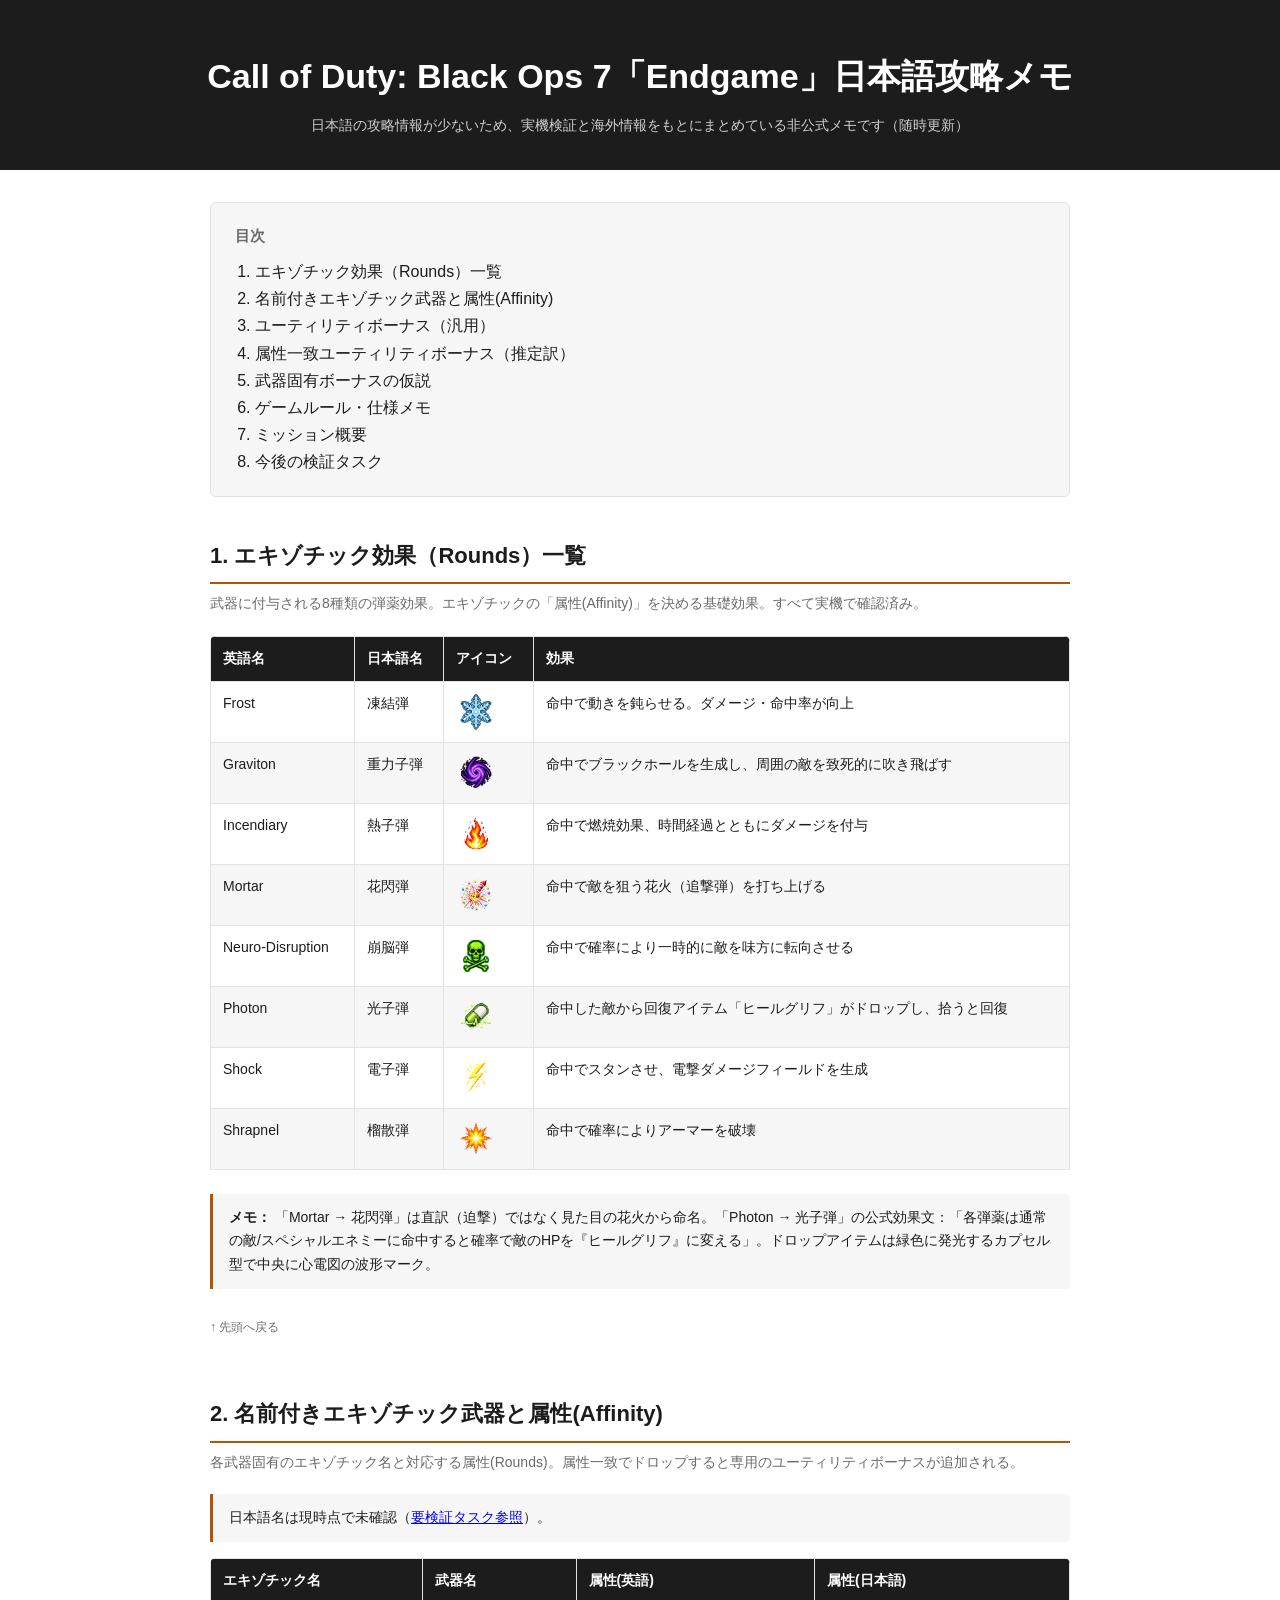
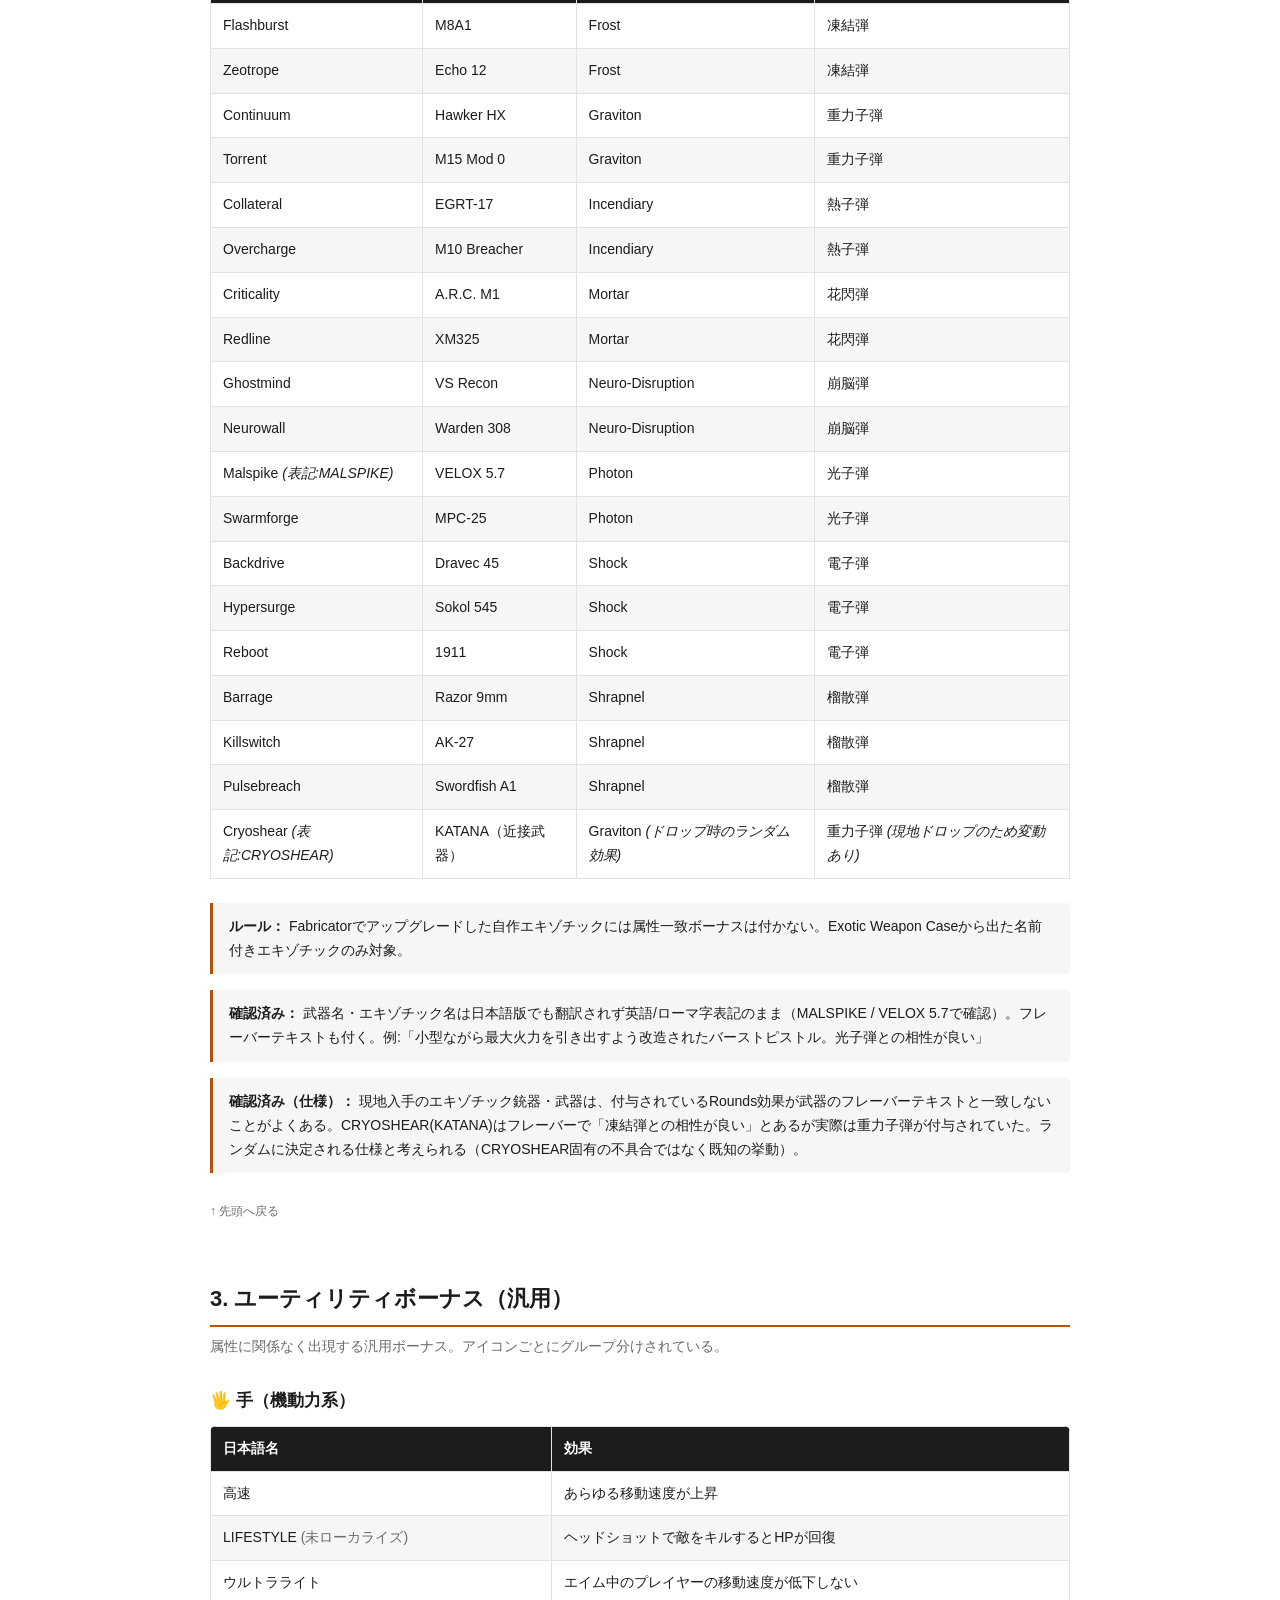
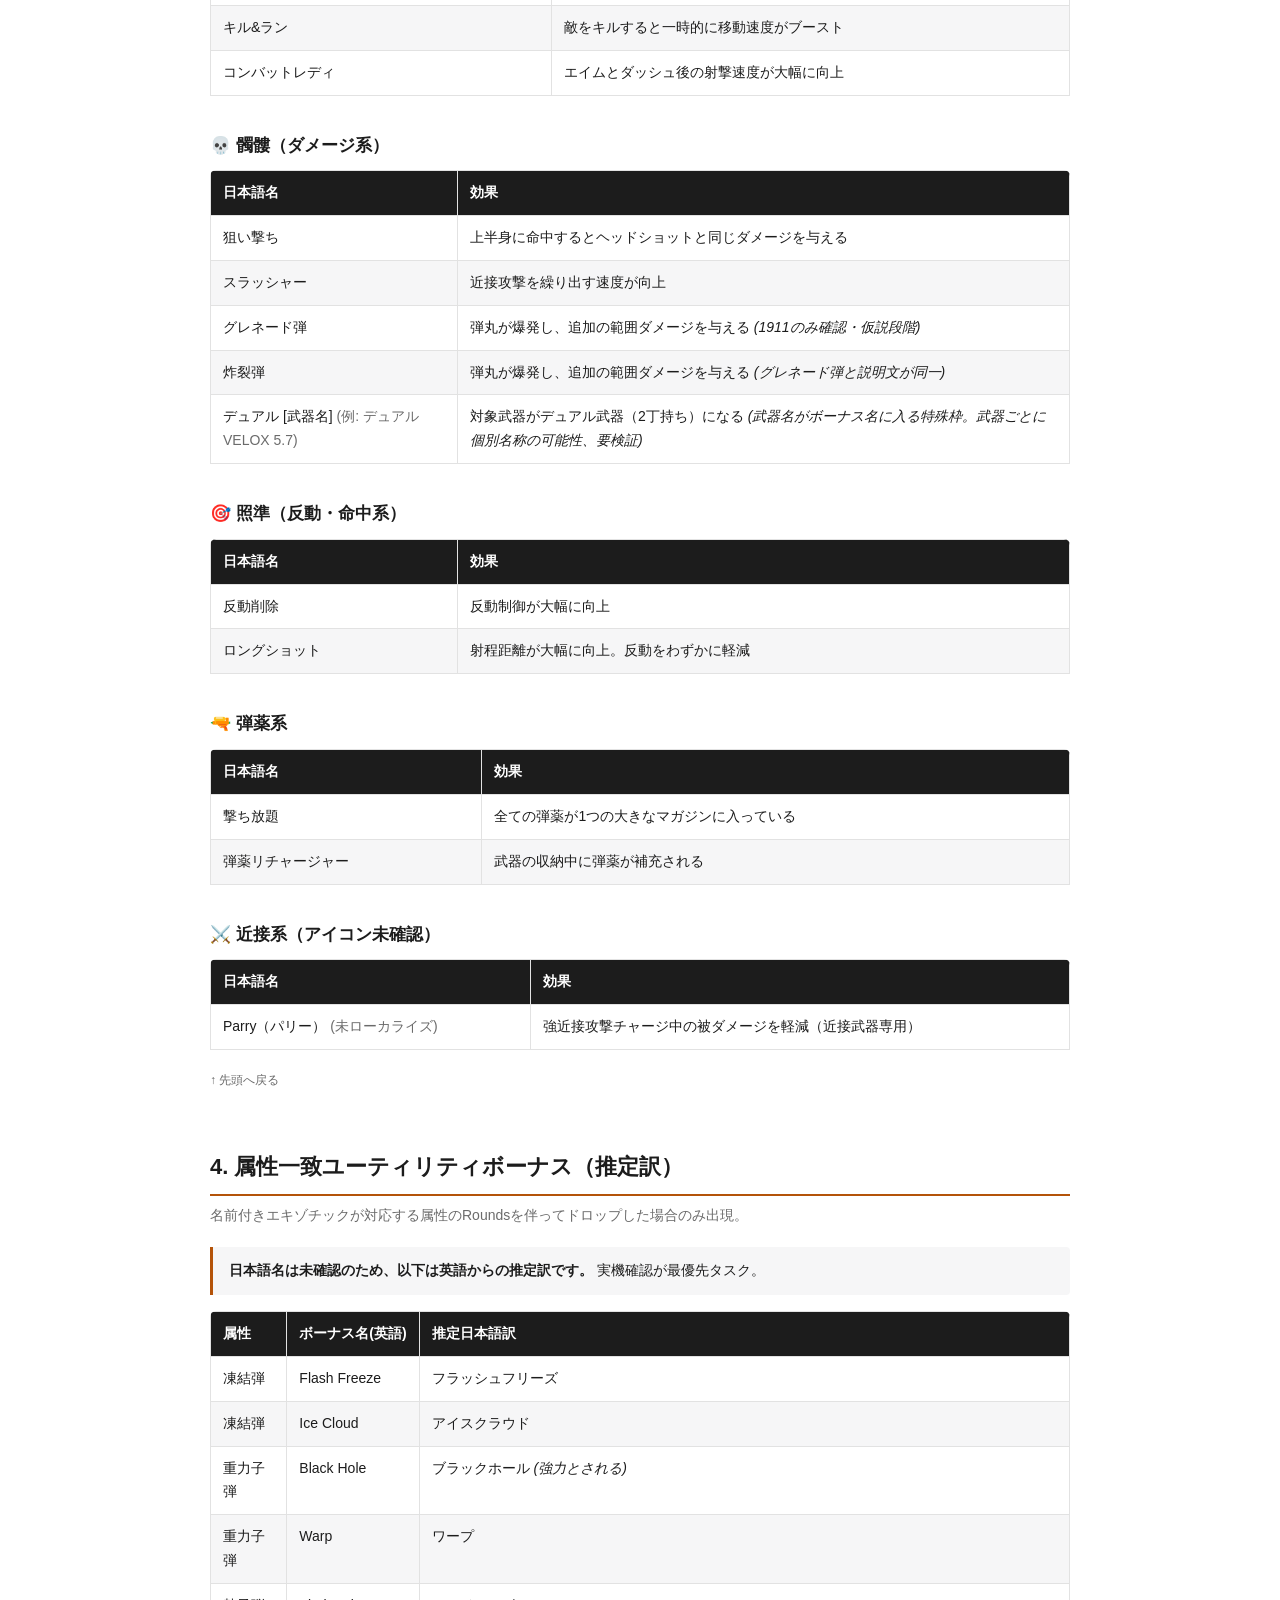
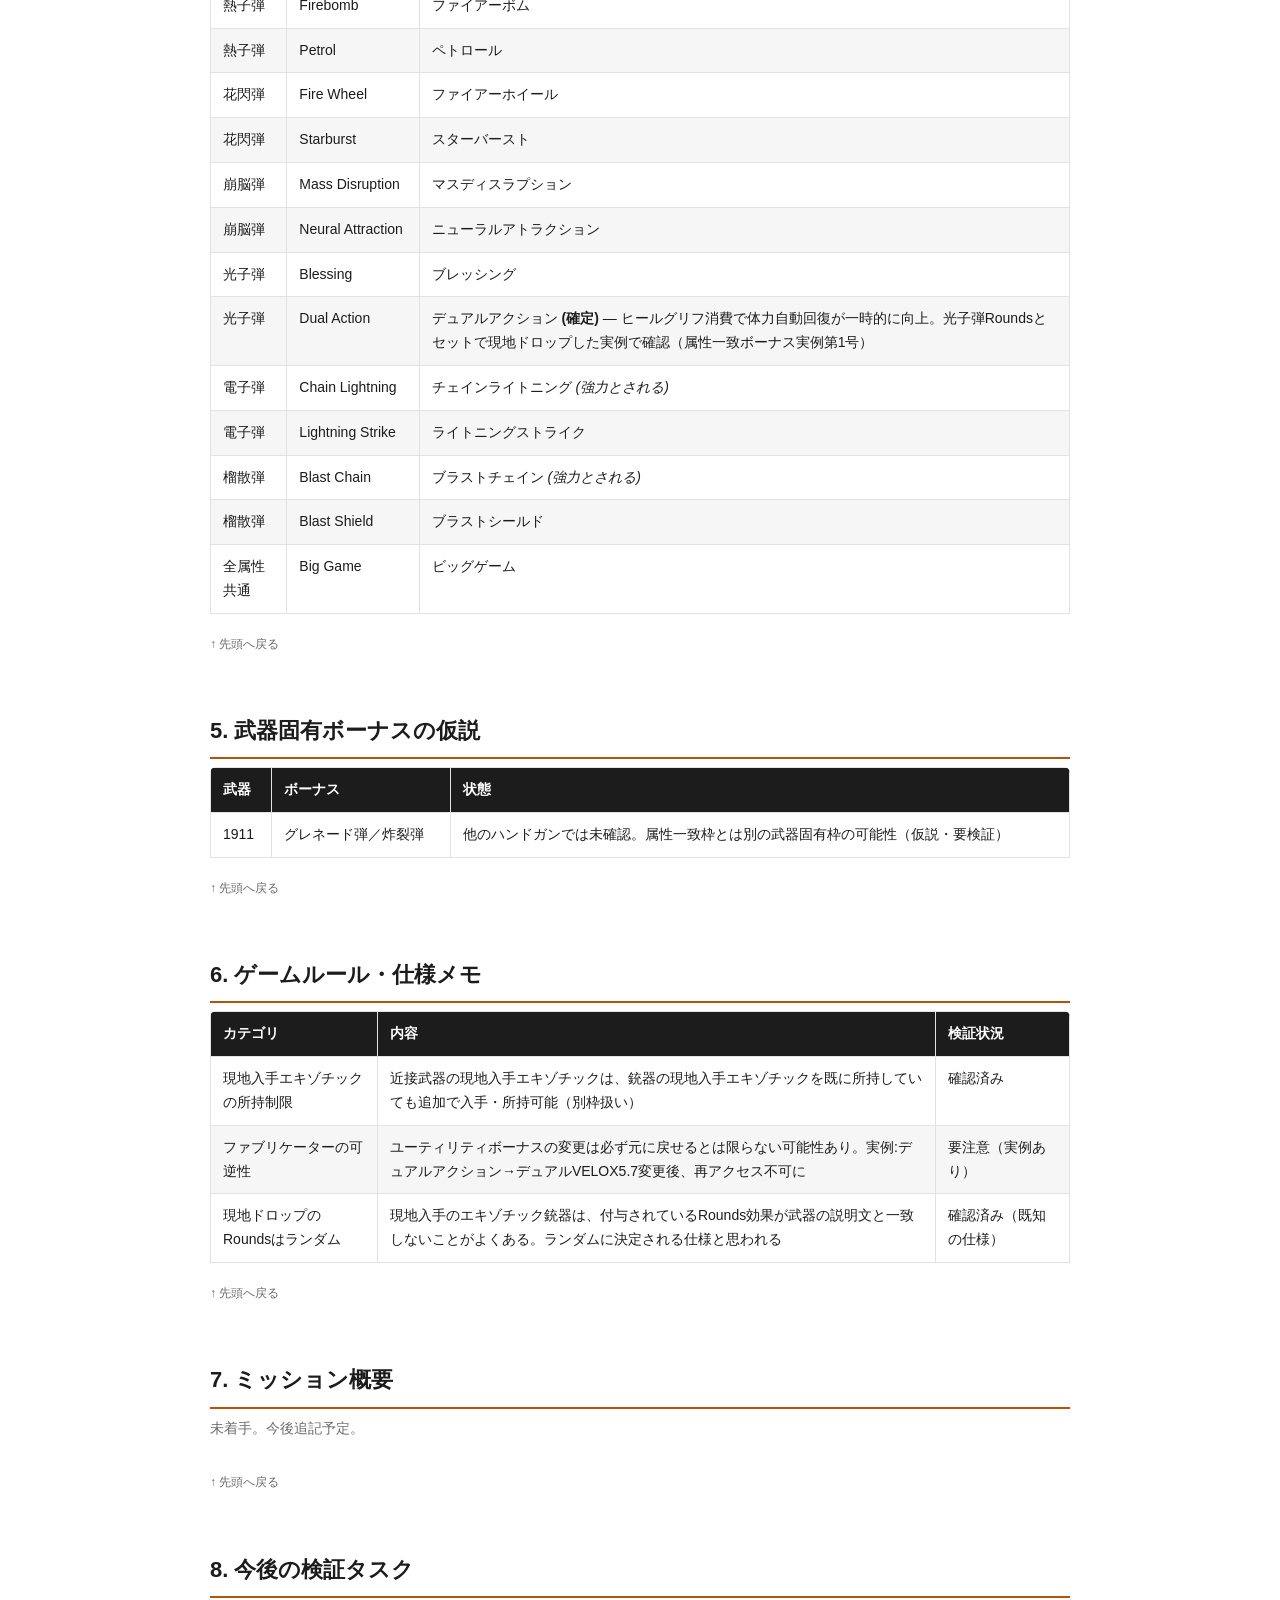
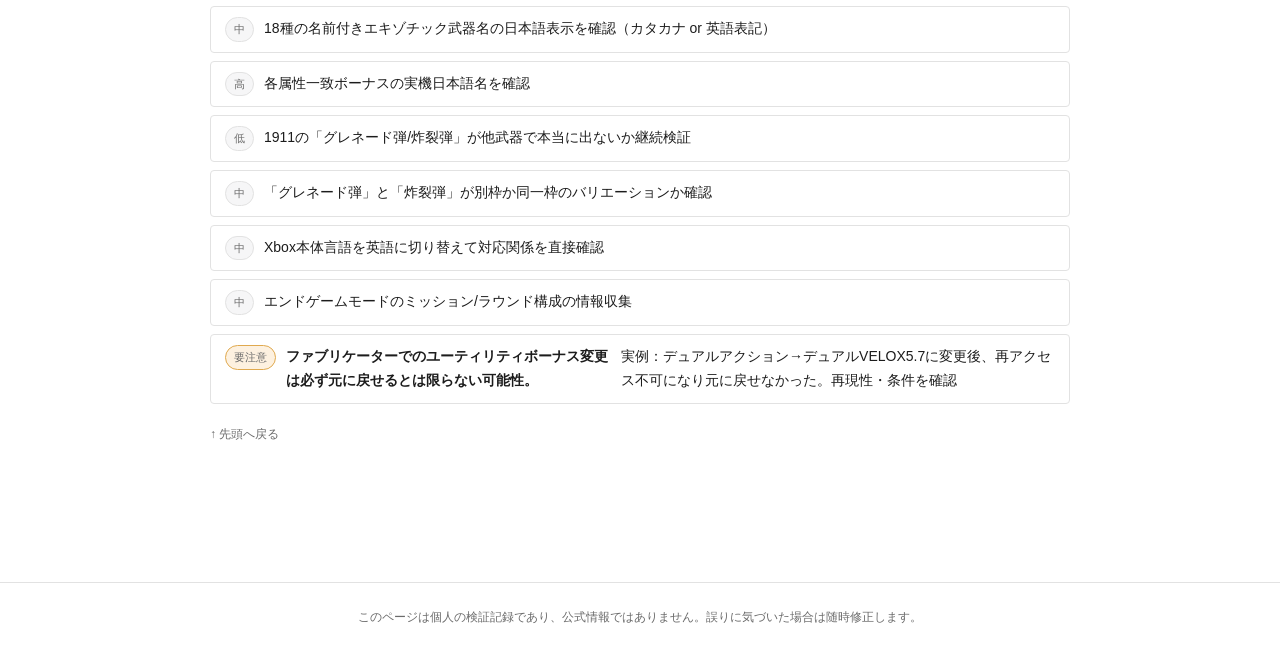
<file: index_3.html>
<!DOCTYPE html>
<html lang="ja">
<head>
<meta charset="UTF-8">
<meta name="viewport" content="width=device-width, initial-scale=1.0">
<title>BO7 Endgame 日本語攻略メモ</title>
<style>
  /* ============================================
     色・フォントはここで一括管理しています。
     デザインを変えたい時はまずこの :root の中身を
     書き換えるだけでサイト全体の見た目が変わります。
     ============================================ */
  :root {
    --color-bg: #ffffff;
    --color-bg-soft: #f6f6f7;
    --color-text: #1c1c1c;
    --color-text-muted: #6b6b6b;
    --color-border: #e2e2e2;
    --color-accent: #b45309;      /* 見出しやリンクのアクセント色 */
    --color-header-bg: #1c1c1c;   /* テーブルの見出し行の背景色 */
    --color-header-text: #ffffff;
    --color-status-ok: #eaf4ea;
    --color-status-todo: #fdf1e0;
    --font-body: "Hiragino Kaku Gothic ProN", "Yu Gothic", "Meiryo", sans-serif;
    --font-heading: var(--font-body);
    --max-width: 900px;
  }

  * { box-sizing: border-box; }

  body {
    margin: 0;
    background: var(--color-bg);
    color: var(--color-text);
    font-family: var(--font-body);
    line-height: 1.7;
    font-size: 16px;
  }

  header.page-header {
    background: var(--color-header-bg);
    color: var(--color-header-text);
    padding: 48px 24px 32px;
    text-align: center;
  }

  header.page-header h1 {
    margin: 0 0 8px;
    font-size: clamp(24px, 5vw, 34px);
    font-family: var(--font-heading);
  }

  header.page-header p {
    margin: 0;
    color: #cfcfcf;
    font-size: 14px;
  }

  .container {
    max-width: var(--max-width);
    margin: 0 auto;
    padding: 32px 20px 80px;
  }

  nav.toc {
    background: var(--color-bg-soft);
    border: 1px solid var(--color-border);
    border-radius: 6px;
    padding: 20px 24px;
    margin-bottom: 40px;
  }

  nav.toc h2 {
    font-size: 15px;
    margin: 0 0 10px;
    color: var(--color-text-muted);
  }

  nav.toc ol {
    margin: 0;
    padding-left: 20px;
  }

  nav.toc a {
    color: var(--color-text);
    text-decoration: none;
  }

  nav.toc a:hover {
    color: var(--color-accent);
    text-decoration: underline;
  }

  section {
    margin-bottom: 56px;
    scroll-margin-top: 20px;
  }

  section h2 {
    font-size: 22px;
    border-bottom: 2px solid var(--color-accent);
    padding-bottom: 8px;
    margin-bottom: 8px;
  }

  section h3 {
    font-size: 17px;
    margin: 28px 0 10px;
    color: var(--color-text);
  }

  .lead {
    color: var(--color-text-muted);
    font-size: 14px;
    margin-top: 0;
    margin-bottom: 20px;
  }

  .note {
    background: var(--color-bg-soft);
    border-left: 3px solid var(--color-accent);
    padding: 12px 16px;
    font-size: 14px;
    margin: 16px 0;
    border-radius: 0 4px 4px 0;
  }

  table {
    width: 100%;
    border-collapse: collapse;
    font-size: 14px;
    margin-bottom: 8px;
  }

  caption {
    text-align: left;
    font-size: 13px;
    color: var(--color-text-muted);
    margin-bottom: 6px;
  }

  th, td {
    border: 1px solid var(--color-border);
    padding: 10px 12px;
    text-align: left;
    vertical-align: top;
  }

  th {
    background: var(--color-header-bg);
    color: var(--color-header-text);
    font-weight: 600;
    white-space: nowrap;
  }

  tr:nth-child(even) td {
    background: var(--color-bg-soft);
  }

  .status-ok {
    background: var(--color-status-ok) !important;
  }

  .status-todo {
    background: var(--color-status-todo) !important;
  }

  .table-scroll {
    overflow-x: auto;
    border-radius: 6px;
  }

  .effect-icon {
    display: block;
    width: 40px;
    height: 40px;
    object-fit: contain;
  }

  ul.todo-list {
    list-style: none;
    padding: 0;
    margin: 0;
  }

  ul.todo-list li {
    padding: 10px 14px;
    border: 1px solid var(--color-border);
    border-radius: 4px;
    margin-bottom: 8px;
    font-size: 14px;
    display: flex;
    gap: 10px;
    align-items: flex-start;
  }

  ul.todo-list li .badge {
    flex-shrink: 0;
    font-size: 11px;
    padding: 2px 8px;
    border-radius: 999px;
    background: var(--color-bg-soft);
    border: 1px solid var(--color-border);
    color: var(--color-text-muted);
  }

  footer {
    text-align: center;
    font-size: 12px;
    color: var(--color-text-muted);
    padding: 24px;
    border-top: 1px solid var(--color-border);
  }

  a.back-to-top {
    display: inline-block;
    margin-top: 12px;
    font-size: 12px;
    color: var(--color-text-muted);
    text-decoration: none;
  }

  a.back-to-top:hover {
    color: var(--color-accent);
  }

  @media (max-width: 600px) {
    table, thead, tbody, th, td, tr { display: block; }
    thead tr { display: none; }
    td {
      border: none;
      border-bottom: 1px solid var(--color-border);
      padding: 6px 4px;
    }
    td::before {
      content: attr(data-label);
      display: block;
      font-size: 11px;
      color: var(--color-text-muted);
      margin-bottom: 2px;
    }
    tr {
      margin-bottom: 16px;
      border: 1px solid var(--color-border);
      border-radius: 6px;
      padding: 8px;
    }
  }
</style>
</head>
<body>

<header class="page-header" id="top">
  <h1>Call of Duty: Black Ops 7「Endgame」日本語攻略メモ</h1>
  <p>日本語の攻略情報が少ないため、実機検証と海外情報をもとにまとめている非公式メモです（随時更新）</p>
</header>

<div class="container">

  <nav class="toc" aria-label="目次">
    <h2>目次</h2>
    <ol>
      <li><a href="#exotic-effects">エキゾチック効果（Rounds）一覧</a></li>
      <li><a href="#named-exotics">名前付きエキゾチック武器と属性(Affinity)</a></li>
      <li><a href="#utility-bonus">ユーティリティボーナス（汎用）</a></li>
      <li><a href="#affinity-bonus">属性一致ユーティリティボーナス（推定訳）</a></li>
      <li><a href="#weapon-specific">武器固有ボーナスの仮説</a></li>
      <li><a href="#game-rules">ゲームルール・仕様メモ</a></li>
      <li><a href="#missions">ミッション概要</a></li>
      <li><a href="#todo">今後の検証タスク</a></li>
    </ol>
  </nav>

  <!-- ============================================
       1. エキゾチック効果
       ============================================ -->
  <section id="exotic-effects">
    <h2>1. エキゾチック効果（Rounds）一覧</h2>
    <p class="lead">武器に付与される8種類の弾薬効果。エキゾチックの「属性(Affinity)」を決める基礎効果。すべて実機で確認済み。</p>

    <div class="table-scroll">
      <table>
        <thead>
          <tr>
            <th>英語名</th>
            <th>日本語名</th>
            <th>アイコン</th>
            <th>効果</th>
          </tr>
        </thead>
        <tbody>
          <tr>
            <td data-label="英語名">Frost</td>
            <td data-label="日本語名">凍結弾</td>
            <td data-label="アイコン"><img src="assets/icons/frost.png" alt="凍結弾アイコン" class="effect-icon"></td>
            <td data-label="効果">命中で動きを鈍らせる。ダメージ・命中率が向上</td>
          </tr>
          <tr>
            <td data-label="英語名">Graviton</td>
            <td data-label="日本語名">重力子弾</td>
            <td data-label="アイコン"><img src="assets/icons/graviton.png" alt="重力子弾アイコン" class="effect-icon"></td>
            <td data-label="効果">命中でブラックホールを生成し、周囲の敵を致死的に吹き飛ばす</td>
          </tr>
          <tr>
            <td data-label="英語名">Incendiary</td>
            <td data-label="日本語名">熱子弾</td>
            <td data-label="アイコン"><img src="assets/icons/incendiary.png" alt="熱子弾アイコン" class="effect-icon"></td>
            <td data-label="効果">命中で燃焼効果、時間経過とともにダメージを付与</td>
          </tr>
          <tr>
            <td data-label="英語名">Mortar</td>
            <td data-label="日本語名">花閃弾</td>
            <td data-label="アイコン"><img src="assets/icons/mortar.png" alt="花閃弾アイコン" class="effect-icon"></td>
            <td data-label="効果">命中で敵を狙う花火（追撃弾）を打ち上げる</td>
          </tr>
          <tr>
            <td data-label="英語名">Neuro-Disruption</td>
            <td data-label="日本語名">崩脳弾</td>
            <td data-label="アイコン"><img src="assets/icons/neuro-disruption.png" alt="崩脳弾アイコン" class="effect-icon"></td>
            <td data-label="効果">命中で確率により一時的に敵を味方に転向させる</td>
          </tr>
          <tr>
            <td data-label="英語名">Photon</td>
            <td data-label="日本語名">光子弾</td>
            <td data-label="アイコン"><img src="assets/icons/photon.png" alt="光子弾アイコン" class="effect-icon"></td>
            <td data-label="効果">命中した敵から回復アイテム「ヒールグリフ」がドロップし、拾うと回復</td>
          </tr>
          <tr>
            <td data-label="英語名">Shock</td>
            <td data-label="日本語名">電子弾</td>
            <td data-label="アイコン"><img src="assets/icons/shock.png" alt="電子弾アイコン" class="effect-icon"></td>
            <td data-label="効果">命中でスタンさせ、電撃ダメージフィールドを生成</td>
          </tr>
          <tr>
            <td data-label="英語名">Shrapnel</td>
            <td data-label="日本語名">榴散弾</td>
            <td data-label="アイコン"><img src="assets/icons/shrapnel.png" alt="榴散弾アイコン" class="effect-icon"></td>
            <td data-label="効果">命中で確率によりアーマーを破壊</td>
          </tr>
        </tbody>
      </table>
    </div>

    <div class="note">
      <strong>メモ：</strong> 「Mortar → 花閃弾」は直訳（迫撃）ではなく見た目の花火から命名。「Photon → 光子弾」の公式効果文：「各弾薬は通常の敵/スペシャルエネミーに命中すると確率で敵のHPを『ヒールグリフ』に変える」。ドロップアイテムは緑色に発光するカプセル型で中央に心電図の波形マーク。
    </div>
    <a class="back-to-top" href="#top">↑ 先頭へ戻る</a>
  </section>

  <!-- ============================================
       2. 名前付きエキゾチック武器
       ============================================ -->
  <section id="named-exotics">
    <h2>2. 名前付きエキゾチック武器と属性(Affinity)</h2>
    <p class="lead">各武器固有のエキゾチック名と対応する属性(Rounds)。属性一致でドロップすると専用のユーティリティボーナスが追加される。</p>
    <div class="note">日本語名は現時点で未確認（<a href="#todo">要検証タスク参照</a>）。</div>

    <div class="table-scroll">
      <table>
        <thead>
          <tr>
            <th>エキゾチック名</th>
            <th>武器名</th>
            <th>属性(英語)</th>
            <th>属性(日本語)</th>
          </tr>
        </thead>
        <tbody>
          <tr><td data-label="エキゾチック名">Flashburst</td><td data-label="武器名">M8A1</td><td data-label="属性(英語)">Frost</td><td data-label="属性(日本語)">凍結弾</td></tr>
          <tr><td data-label="エキゾチック名">Zeotrope</td><td data-label="武器名">Echo 12</td><td data-label="属性(英語)">Frost</td><td data-label="属性(日本語)">凍結弾</td></tr>
          <tr><td data-label="エキゾチック名">Continuum</td><td data-label="武器名">Hawker HX</td><td data-label="属性(英語)">Graviton</td><td data-label="属性(日本語)">重力子弾</td></tr>
          <tr><td data-label="エキゾチック名">Torrent</td><td data-label="武器名">M15 Mod 0</td><td data-label="属性(英語)">Graviton</td><td data-label="属性(日本語)">重力子弾</td></tr>
          <tr><td data-label="エキゾチック名">Collateral</td><td data-label="武器名">EGRT-17</td><td data-label="属性(英語)">Incendiary</td><td data-label="属性(日本語)">熱子弾</td></tr>
          <tr><td data-label="エキゾチック名">Overcharge</td><td data-label="武器名">M10 Breacher</td><td data-label="属性(英語)">Incendiary</td><td data-label="属性(日本語)">熱子弾</td></tr>
          <tr><td data-label="エキゾチック名">Criticality</td><td data-label="武器名">A.R.C. M1</td><td data-label="属性(英語)">Mortar</td><td data-label="属性(日本語)">花閃弾</td></tr>
          <tr><td data-label="エキゾチック名">Redline</td><td data-label="武器名">XM325</td><td data-label="属性(英語)">Mortar</td><td data-label="属性(日本語)">花閃弾</td></tr>
          <tr><td data-label="エキゾチック名">Ghostmind</td><td data-label="武器名">VS Recon</td><td data-label="属性(英語)">Neuro-Disruption</td><td data-label="属性(日本語)">崩脳弾</td></tr>
          <tr><td data-label="エキゾチック名">Neurowall</td><td data-label="武器名">Warden 308</td><td data-label="属性(英語)">Neuro-Disruption</td><td data-label="属性(日本語)">崩脳弾</td></tr>
          <tr><td data-label="エキゾチック名">Malspike <em>(表記:MALSPIKE)</em></td><td data-label="武器名">VELOX 5.7</td><td data-label="属性(英語)">Photon</td><td data-label="属性(日本語)">光子弾</td></tr>
          <tr><td data-label="エキゾチック名">Swarmforge</td><td data-label="武器名">MPC-25</td><td data-label="属性(英語)">Photon</td><td data-label="属性(日本語)">光子弾</td></tr>
          <tr><td data-label="エキゾチック名">Backdrive</td><td data-label="武器名">Dravec 45</td><td data-label="属性(英語)">Shock</td><td data-label="属性(日本語)">電子弾</td></tr>
          <tr><td data-label="エキゾチック名">Hypersurge</td><td data-label="武器名">Sokol 545</td><td data-label="属性(英語)">Shock</td><td data-label="属性(日本語)">電子弾</td></tr>
          <tr><td data-label="エキゾチック名">Reboot</td><td data-label="武器名">1911</td><td data-label="属性(英語)">Shock</td><td data-label="属性(日本語)">電子弾</td></tr>
          <tr><td data-label="エキゾチック名">Barrage</td><td data-label="武器名">Razor 9mm</td><td data-label="属性(英語)">Shrapnel</td><td data-label="属性(日本語)">榴散弾</td></tr>
          <tr><td data-label="エキゾチック名">Killswitch</td><td data-label="武器名">AK-27</td><td data-label="属性(英語)">Shrapnel</td><td data-label="属性(日本語)">榴散弾</td></tr>
          <tr><td data-label="エキゾチック名">Pulsebreach</td><td data-label="武器名">Swordfish A1</td><td data-label="属性(英語)">Shrapnel</td><td data-label="属性(日本語)">榴散弾</td></tr>
          <tr><td data-label="エキゾチック名">Cryoshear <em>(表記:CRYOSHEAR)</em></td><td data-label="武器名">KATANA（近接武器）</td><td data-label="属性(英語)">Graviton <em>(ドロップ時のランダム効果)</em></td><td data-label="属性(日本語)">重力子弾 <em>(現地ドロップのため変動あり)</em></td></tr>
        </tbody>
      </table>
    </div>

    <div class="note">
      <strong>ルール：</strong> Fabricatorでアップグレードした自作エキゾチックには属性一致ボーナスは付かない。Exotic Weapon Caseから出た名前付きエキゾチックのみ対象。
    </div>
    <div class="note">
      <strong>確認済み：</strong> 武器名・エキゾチック名は日本語版でも翻訳されず英語/ローマ字表記のまま（MALSPIKE / VELOX 5.7で確認）。フレーバーテキストも付く。例:「小型ながら最大火力を引き出すよう改造されたバーストピストル。光子弾との相性が良い」
    </div>
    <div class="note">
      <strong>確認済み（仕様）：</strong> 現地入手のエキゾチック銃器・武器は、付与されているRounds効果が武器のフレーバーテキストと一致しないことがよくある。CRYOSHEAR(KATANA)はフレーバーで「凍結弾との相性が良い」とあるが実際は重力子弾が付与されていた。ランダムに決定される仕様と考えられる（CRYOSHEAR固有の不具合ではなく既知の挙動）。
    </div>
    <a class="back-to-top" href="#top">↑ 先頭へ戻る</a>
  </section>

  <!-- ============================================
       3. ユーティリティボーナス（汎用）
       ============================================ -->
  <section id="utility-bonus">
    <h2>3. ユーティリティボーナス（汎用）</h2>
    <p class="lead">属性に関係なく出現する汎用ボーナス。アイコンごとにグループ分けされている。</p>

    <h3>🖐️ 手（機動力系）</h3>
    <div class="table-scroll">
      <table>
        <thead><tr><th>日本語名</th><th>効果</th></tr></thead>
        <tbody>
          <tr><td data-label="日本語名">高速</td><td data-label="効果">あらゆる移動速度が上昇</td></tr>
          <tr><td data-label="日本語名">LIFESTYLE <span style="font-weight:normal;color:var(--color-text-muted);">(未ローカライズ)</span></td><td data-label="効果">ヘッドショットで敵をキルするとHPが回復</td></tr>
          <tr><td data-label="日本語名">ウルトラライト</td><td data-label="効果">エイム中のプレイヤーの移動速度が低下しない</td></tr>
          <tr><td data-label="日本語名">キル&ラン</td><td data-label="効果">敵をキルすると一時的に移動速度がブースト</td></tr>
          <tr><td data-label="日本語名">コンバットレディ</td><td data-label="効果">エイムとダッシュ後の射撃速度が大幅に向上</td></tr>
        </tbody>
      </table>
    </div>

    <h3>💀 髑髏（ダメージ系）</h3>
    <div class="table-scroll">
      <table>
        <thead><tr><th>日本語名</th><th>効果</th></tr></thead>
        <tbody>
          <tr><td data-label="日本語名">狙い撃ち</td><td data-label="効果">上半身に命中するとヘッドショットと同じダメージを与える</td></tr>
          <tr><td data-label="日本語名">スラッシャー</td><td data-label="効果">近接攻撃を繰り出す速度が向上</td></tr>
          <tr><td data-label="日本語名">グレネード弾</td><td data-label="効果">弾丸が爆発し、追加の範囲ダメージを与える <em>(1911のみ確認・仮説段階)</em></td></tr>
          <tr><td data-label="日本語名">炸裂弾</td><td data-label="効果">弾丸が爆発し、追加の範囲ダメージを与える <em>(グレネード弾と説明文が同一)</em></td></tr>
          <tr><td data-label="日本語名">デュアル [武器名] <span style="font-weight:normal;color:var(--color-text-muted);">(例: デュアルVELOX 5.7)</span></td><td data-label="効果">対象武器がデュアル武器（2丁持ち）になる <em>(武器名がボーナス名に入る特殊枠。武器ごとに個別名称の可能性、要検証)</em></td></tr>
        </tbody>
      </table>
    </div>

    <h3>🎯 照準（反動・命中系）</h3>
    <div class="table-scroll">
      <table>
        <thead><tr><th>日本語名</th><th>効果</th></tr></thead>
        <tbody>
          <tr><td data-label="日本語名">反動削除</td><td data-label="効果">反動制御が大幅に向上</td></tr>
          <tr><td data-label="日本語名">ロングショット</td><td data-label="効果">射程距離が大幅に向上。反動をわずかに軽減</td></tr>
        </tbody>
      </table>
    </div>

    <h3>🔫 弾薬系</h3>
    <div class="table-scroll">
      <table>
        <thead><tr><th>日本語名</th><th>効果</th></tr></thead>
        <tbody>
          <tr><td data-label="日本語名">撃ち放題</td><td data-label="効果">全ての弾薬が1つの大きなマガジンに入っている</td></tr>
          <tr><td data-label="日本語名">弾薬リチャージャー</td><td data-label="効果">武器の収納中に弾薬が補充される</td></tr>
        </tbody>
      </table>
    </div>

    <h3>⚔️ 近接系（アイコン未確認）</h3>
    <div class="table-scroll">
      <table>
        <thead><tr><th>日本語名</th><th>効果</th></tr></thead>
        <tbody>
          <tr><td data-label="日本語名">Parry（パリー）<span style="font-weight:normal;color:var(--color-text-muted);"> (未ローカライズ)</span></td><td data-label="効果">強近接攻撃チャージ中の被ダメージを軽減（近接武器専用）</td></tr>
        </tbody>
      </table>
    </div>
    <a class="back-to-top" href="#top">↑ 先頭へ戻る</a>
  </section>

  <!-- ============================================
       4. 属性一致ユーティリティボーナス
       ============================================ -->
  <section id="affinity-bonus">
    <h2>4. 属性一致ユーティリティボーナス（推定訳）</h2>
    <p class="lead">名前付きエキゾチックが対応する属性のRoundsを伴ってドロップした場合のみ出現。</p>
    <div class="note">
      <strong>日本語名は未確認のため、以下は英語からの推定訳です。</strong> 実機確認が最優先タスク。
    </div>

    <div class="table-scroll">
      <table>
        <thead>
          <tr><th>属性</th><th>ボーナス名(英語)</th><th>推定日本語訳</th></tr>
        </thead>
        <tbody>
          <tr><td data-label="属性">凍結弾</td><td data-label="英語">Flash Freeze</td><td data-label="推定訳">フラッシュフリーズ</td></tr>
          <tr><td data-label="属性">凍結弾</td><td data-label="英語">Ice Cloud</td><td data-label="推定訳">アイスクラウド</td></tr>
          <tr><td data-label="属性">重力子弾</td><td data-label="英語">Black Hole</td><td data-label="推定訳">ブラックホール <em>(強力とされる)</em></td></tr>
          <tr><td data-label="属性">重力子弾</td><td data-label="英語">Warp</td><td data-label="推定訳">ワープ</td></tr>
          <tr><td data-label="属性">熱子弾</td><td data-label="英語">Firebomb</td><td data-label="推定訳">ファイアーボム</td></tr>
          <tr><td data-label="属性">熱子弾</td><td data-label="英語">Petrol</td><td data-label="推定訳">ペトロール</td></tr>
          <tr><td data-label="属性">花閃弾</td><td data-label="英語">Fire Wheel</td><td data-label="推定訳">ファイアーホイール</td></tr>
          <tr><td data-label="属性">花閃弾</td><td data-label="英語">Starburst</td><td data-label="推定訳">スターバースト</td></tr>
          <tr><td data-label="属性">崩脳弾</td><td data-label="英語">Mass Disruption</td><td data-label="推定訳">マスディスラプション</td></tr>
          <tr><td data-label="属性">崩脳弾</td><td data-label="英語">Neural Attraction</td><td data-label="推定訳">ニューラルアトラクション</td></tr>
          <tr><td data-label="属性">光子弾</td><td data-label="英語">Blessing</td><td data-label="推定訳">ブレッシング</td></tr>
          <tr><td data-label="属性">光子弾</td><td data-label="英語">Dual Action</td><td data-label="推定訳">デュアルアクション <strong>(確定)</strong> — ヒールグリフ消費で体力自動回復が一時的に向上。光子弾Roundsとセットで現地ドロップした実例で確認（属性一致ボーナス実例第1号）</td></tr>
          <tr><td data-label="属性">電子弾</td><td data-label="英語">Chain Lightning</td><td data-label="推定訳">チェインライトニング <em>(強力とされる)</em></td></tr>
          <tr><td data-label="属性">電子弾</td><td data-label="英語">Lightning Strike</td><td data-label="推定訳">ライトニングストライク</td></tr>
          <tr><td data-label="属性">榴散弾</td><td data-label="英語">Blast Chain</td><td data-label="推定訳">ブラストチェイン <em>(強力とされる)</em></td></tr>
          <tr><td data-label="属性">榴散弾</td><td data-label="英語">Blast Shield</td><td data-label="推定訳">ブラストシールド</td></tr>
          <tr><td data-label="属性">全属性共通</td><td data-label="英語">Big Game</td><td data-label="推定訳">ビッグゲーム</td></tr>
        </tbody>
      </table>
    </div>
    <a class="back-to-top" href="#top">↑ 先頭へ戻る</a>
  </section>

  <!-- ============================================
       5. 武器固有ボーナスの仮説
       ============================================ -->
  <section id="weapon-specific">
    <h2>5. 武器固有ボーナスの仮説</h2>
    <div class="table-scroll">
      <table>
        <thead><tr><th>武器</th><th>ボーナス</th><th>状態</th></tr></thead>
        <tbody>
          <tr>
            <td data-label="武器">1911</td>
            <td data-label="ボーナス">グレネード弾／炸裂弾</td>
            <td data-label="状態">他のハンドガンでは未確認。属性一致枠とは別の武器固有枠の可能性（仮説・要検証）</td>
          </tr>
        </tbody>
      </table>
    </div>
    <a class="back-to-top" href="#top">↑ 先頭へ戻る</a>
  </section>

  <!-- ============================================
       6. ゲームルール・仕様メモ
       ============================================ -->
  <section id="game-rules">
    <h2>6. ゲームルール・仕様メモ</h2>
    <div class="table-scroll">
      <table>
        <thead><tr><th>カテゴリ</th><th>内容</th><th>検証状況</th></tr></thead>
        <tbody>
          <tr>
            <td data-label="カテゴリ">現地入手エキゾチックの所持制限</td>
            <td data-label="内容">近接武器の現地入手エキゾチックは、銃器の現地入手エキゾチックを既に所持していても追加で入手・所持可能（別枠扱い）</td>
            <td data-label="検証状況">確認済み</td>
          </tr>
          <tr>
            <td data-label="カテゴリ">ファブリケーターの可逆性</td>
            <td data-label="内容">ユーティリティボーナスの変更は必ず元に戻せるとは限らない可能性あり。実例:デュアルアクション→デュアルVELOX5.7変更後、再アクセス不可に</td>
            <td data-label="検証状況">要注意（実例あり）</td>
          </tr>
          <tr>
            <td data-label="カテゴリ">現地ドロップのRoundsはランダム</td>
            <td data-label="内容">現地入手のエキゾチック銃器は、付与されているRounds効果が武器の説明文と一致しないことがよくある。ランダムに決定される仕様と思われる</td>
            <td data-label="検証状況">確認済み（既知の仕様）</td>
          </tr>
        </tbody>
      </table>
    </div>
    <a class="back-to-top" href="#top">↑ 先頭へ戻る</a>
  </section>

  <!-- ============================================
       7. ミッション概要
       ============================================ -->
  <section id="missions">
    <h2>7. ミッション概要</h2>
    <p class="lead">未着手。今後追記予定。</p>
    <a class="back-to-top" href="#top">↑ 先頭へ戻る</a>
  </section>

  <!-- ============================================
       8. TODO
       ============================================ -->
  <section id="todo">
    <h2>8. 今後の検証タスク</h2>
    <ul class="todo-list">
      <li><span class="badge">中</span> 18種の名前付きエキゾチック武器名の日本語表示を確認（カタカナ or 英語表記）</li>
      <li><span class="badge">高</span> 各属性一致ボーナスの実機日本語名を確認</li>
      <li><span class="badge">低</span> 1911の「グレネード弾/炸裂弾」が他武器で本当に出ないか継続検証</li>
      <li><span class="badge">中</span> 「グレネード弾」と「炸裂弾」が別枠か同一枠のバリエーションか確認</li>
      <li><span class="badge">中</span> Xbox本体言語を英語に切り替えて対応関係を直接確認</li>
      <li><span class="badge">中</span> エンドゲームモードのミッション/ラウンド構成の情報収集</li>
      <li><span class="badge" style="background:#fdf1e0;border-color:#e0a94e;">要注意</span> <strong>ファブリケーターでのユーティリティボーナス変更は必ず元に戻せるとは限らない可能性。</strong>実例：デュアルアクション→デュアルVELOX5.7に変更後、再アクセス不可になり元に戻せなかった。再現性・条件を確認</li>
    </ul>
    <a class="back-to-top" href="#top">↑ 先頭へ戻る</a>
  </section>

</div>

<footer>
  このページは個人の検証記録であり、公式情報ではありません。誤りに気づいた場合は随時修正します。
</footer>

</body>
</html>
</file>
